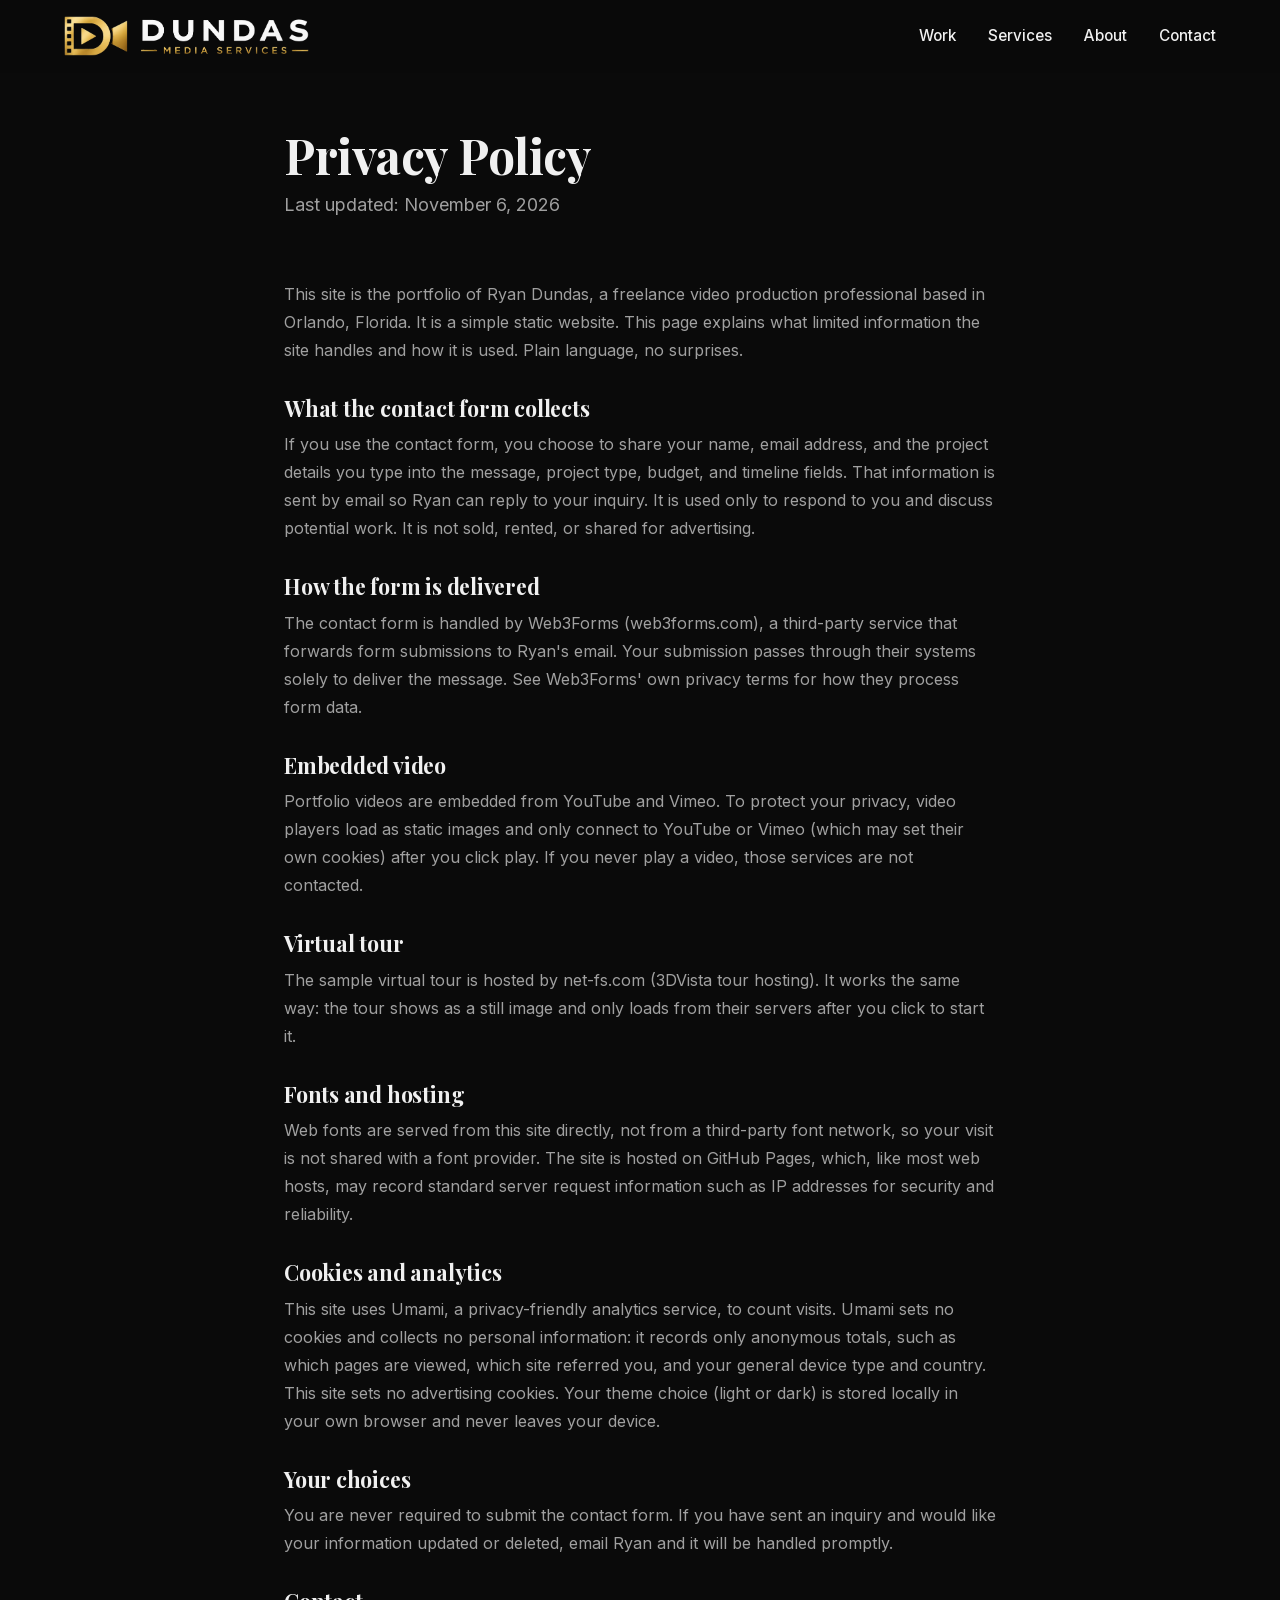
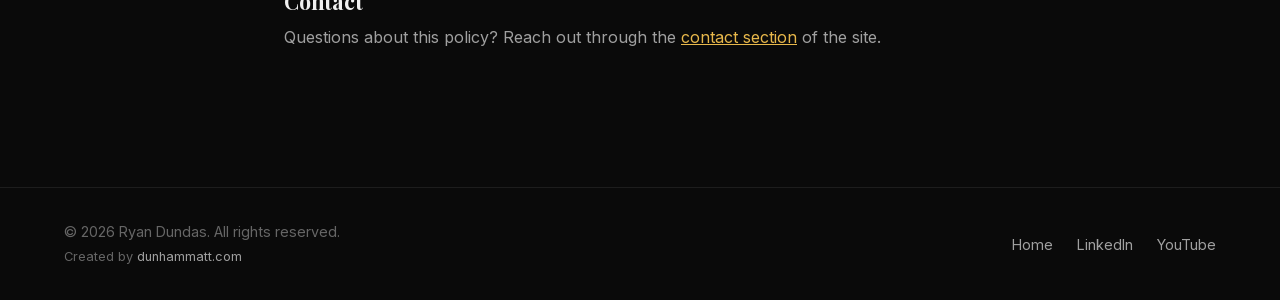
<file: privacy.html>
<!DOCTYPE html>
<html lang="en">
<head>
  <meta charset="UTF-8">
  <meta name="viewport" content="width=device-width, initial-scale=1.0">
  <title>Privacy Policy — Ryan Dundas</title>
  <meta name="description" content="Privacy policy for dundasmediaservices.com — what information the contact form collects and how it is used.">
  <link rel="canonical" href="https://dundasmediaservices.com/privacy.html">
  <meta name="robots" content="noindex, follow">
  <meta name="theme-color" content="#0a0a0a">
  <link rel="icon" href="favicon.svg" type="image/svg+xml">
  <link rel="icon" href="favicon.ico" sizes="32x32">
  <link rel="apple-touch-icon" href="apple-touch-icon.png">
  <link rel="stylesheet" href="fonts/fonts.css">
  <link rel="stylesheet" href="styles.css?v=8">
  <script>
    (function () {
      try { if (localStorage.getItem('theme') === 'light') document.documentElement.classList.add('light'); } catch (e) {}
    })();
  </script>
  <script defer src="https://cloud.umami.is/script.js" data-website-id="1447b752-0c71-4485-8755-7f628f8a9840" data-domains="dundasmediaservices.com"></script>
</head>
<body>
  <header class="nav" id="nav">
    <div class="nav-inner">
      <a href="index.html" class="brand-logo" aria-label="Dundas Media Services, home">
        <img class="logo-on-dark" src="images/logo-dms-dark.webp" width="735" height="120" alt="" decoding="async">
        <img class="logo-on-light" src="images/logo-dms-light.webp" width="735" height="120" alt="" decoding="async">
      </a>
      <nav class="nav-links" aria-label="Primary">
        <a href="index.html#featured">Work</a>
        <a href="index.html#services">Services</a>
        <a href="index.html#about">About</a>
        <a href="index.html#contact">Contact</a>
      </nav>
    </div>
  </header>

  <main id="main" class="section" style="padding-top: 8rem;">
    <div class="container" style="max-width: 760px;">
      <header class="section-header">
        <h2>Privacy Policy</h2>
        <p>Last updated: November 6, 2026</p>
      </header>

      <div class="legal-copy">
        <p>This site is the portfolio of Ryan Dundas, a freelance video production professional based in Orlando, Florida. It is a simple static website. This page explains what limited information the site handles and how it is used. Plain language, no surprises.</p>

        <h3>What the contact form collects</h3>
        <p>If you use the contact form, you choose to share your name, email address, and the project details you type into the message, project type, budget, and timeline fields. That information is sent by email so Ryan can reply to your inquiry. It is used only to respond to you and discuss potential work. It is not sold, rented, or shared for advertising.</p>

        <h3>How the form is delivered</h3>
        <p>The contact form is handled by Web3Forms (web3forms.com), a third-party service that forwards form submissions to Ryan's email. Your submission passes through their systems solely to deliver the message. See Web3Forms' own privacy terms for how they process form data.</p>

        <h3>Embedded video</h3>
        <p>Portfolio videos are embedded from YouTube and Vimeo. To protect your privacy, video players load as static images and only connect to YouTube or Vimeo (which may set their own cookies) after you click play. If you never play a video, those services are not contacted.</p>

        <h3>Virtual tour</h3>
        <p>The sample virtual tour is hosted by net-fs.com (3DVista tour hosting). It works the same way: the tour shows as a still image and only loads from their servers after you click to start it.</p>

        <h3>Fonts and hosting</h3>
        <p>Web fonts are served from this site directly, not from a third-party font network, so your visit is not shared with a font provider. The site is hosted on GitHub Pages, which, like most web hosts, may record standard server request information such as IP addresses for security and reliability.</p>

        <h3>Cookies and analytics</h3>
        <p>This site uses Umami, a privacy-friendly analytics service, to count visits. Umami sets no cookies and collects no personal information: it records only anonymous totals, such as which pages are viewed, which site referred you, and your general device type and country. This site sets no advertising cookies. Your theme choice (light or dark) is stored locally in your own browser and never leaves your device.</p>

        <h3>Your choices</h3>
        <p>You are never required to submit the contact form. If you have sent an inquiry and would like your information updated or deleted, email Ryan and it will be handled promptly.</p>

        <h3>Contact</h3>
        <p>Questions about this policy? Reach out through the <a href="index.html#contact">contact section</a> of the site.</p>
      </div>
    </div>
  </main>

  <footer class="footer">
    <div class="container footer-inner">
      <div class="footer-meta">
        <span>© 2026 Ryan Dundas. All rights reserved.</span>
        <span class="footer-credit">Created by <a href="https://dunhammatt.com/" target="_blank" rel="noopener">dunhammatt.com</a></span>
      </div>
      <nav class="footer-links" aria-label="Footer">
        <a href="index.html">Home</a>
        <a href="https://www.linkedin.com/in/ryan-dundas-media/" target="_blank" rel="noopener">LinkedIn</a>
        <a href="https://www.youtube.com/@DundasMediaServices" target="_blank" rel="noopener">YouTube</a>
      </nav>
    </div>
  </footer>
</body>
</html>
</file>
<file: fonts/fonts.css>
/* cyrillic-ext */
@font-face {
  font-family: 'Inter';
  font-style: normal;
  font-weight: 400;
  font-display: swap;
  src: url(UcC73FwrK3iLTeHuS_nVMrMxCp50SjIa2JL7W0Q5n-wU.woff2) format('woff2');
  unicode-range: U+0460-052F, U+1C80-1C8A, U+20B4, U+2DE0-2DFF, U+A640-A69F, U+FE2E-FE2F;
}
/* cyrillic */
@font-face {
  font-family: 'Inter';
  font-style: normal;
  font-weight: 400;
  font-display: swap;
  src: url(UcC73FwrK3iLTeHuS_nVMrMxCp50SjIa0ZL7W0Q5n-wU.woff2) format('woff2');
  unicode-range: U+0301, U+0400-045F, U+0490-0491, U+04B0-04B1, U+2116;
}
/* greek-ext */
@font-face {
  font-family: 'Inter';
  font-style: normal;
  font-weight: 400;
  font-display: swap;
  src: url(UcC73FwrK3iLTeHuS_nVMrMxCp50SjIa2ZL7W0Q5n-wU.woff2) format('woff2');
  unicode-range: U+1F00-1FFF;
}
/* greek */
@font-face {
  font-family: 'Inter';
  font-style: normal;
  font-weight: 400;
  font-display: swap;
  src: url(UcC73FwrK3iLTeHuS_nVMrMxCp50SjIa1pL7W0Q5n-wU.woff2) format('woff2');
  unicode-range: U+0370-0377, U+037A-037F, U+0384-038A, U+038C, U+038E-03A1, U+03A3-03FF;
}
/* vietnamese */
@font-face {
  font-family: 'Inter';
  font-style: normal;
  font-weight: 400;
  font-display: swap;
  src: url(UcC73FwrK3iLTeHuS_nVMrMxCp50SjIa2pL7W0Q5n-wU.woff2) format('woff2');
  unicode-range: U+0102-0103, U+0110-0111, U+0128-0129, U+0168-0169, U+01A0-01A1, U+01AF-01B0, U+0300-0301, U+0303-0304, U+0308-0309, U+0323, U+0329, U+1EA0-1EF9, U+20AB;
}
/* latin-ext */
@font-face {
  font-family: 'Inter';
  font-style: normal;
  font-weight: 400;
  font-display: swap;
  src: url(UcC73FwrK3iLTeHuS_nVMrMxCp50SjIa25L7W0Q5n-wU.woff2) format('woff2');
  unicode-range: U+0100-02BA, U+02BD-02C5, U+02C7-02CC, U+02CE-02D7, U+02DD-02FF, U+0304, U+0308, U+0329, U+1D00-1DBF, U+1E00-1E9F, U+1EF2-1EFF, U+2020, U+20A0-20AB, U+20AD-20C0, U+2113, U+2C60-2C7F, U+A720-A7FF;
}
/* latin */
@font-face {
  font-family: 'Inter';
  font-style: normal;
  font-weight: 400;
  font-display: swap;
  src: url(UcC73FwrK3iLTeHuS_nVMrMxCp50SjIa1ZL7W0Q5nw.woff2) format('woff2');
  unicode-range: U+0000-00FF, U+0131, U+0152-0153, U+02BB-02BC, U+02C6, U+02DA, U+02DC, U+0304, U+0308, U+0329, U+2000-206F, U+20AC, U+2122, U+2191, U+2193, U+2212, U+2215, U+FEFF, U+FFFD;
}
/* cyrillic-ext */
@font-face {
  font-family: 'Inter';
  font-style: normal;
  font-weight: 500;
  font-display: swap;
  src: url(UcC73FwrK3iLTeHuS_nVMrMxCp50SjIa2JL7W0Q5n-wU.woff2) format('woff2');
  unicode-range: U+0460-052F, U+1C80-1C8A, U+20B4, U+2DE0-2DFF, U+A640-A69F, U+FE2E-FE2F;
}
/* cyrillic */
@font-face {
  font-family: 'Inter';
  font-style: normal;
  font-weight: 500;
  font-display: swap;
  src: url(UcC73FwrK3iLTeHuS_nVMrMxCp50SjIa0ZL7W0Q5n-wU.woff2) format('woff2');
  unicode-range: U+0301, U+0400-045F, U+0490-0491, U+04B0-04B1, U+2116;
}
/* greek-ext */
@font-face {
  font-family: 'Inter';
  font-style: normal;
  font-weight: 500;
  font-display: swap;
  src: url(UcC73FwrK3iLTeHuS_nVMrMxCp50SjIa2ZL7W0Q5n-wU.woff2) format('woff2');
  unicode-range: U+1F00-1FFF;
}
/* greek */
@font-face {
  font-family: 'Inter';
  font-style: normal;
  font-weight: 500;
  font-display: swap;
  src: url(UcC73FwrK3iLTeHuS_nVMrMxCp50SjIa1pL7W0Q5n-wU.woff2) format('woff2');
  unicode-range: U+0370-0377, U+037A-037F, U+0384-038A, U+038C, U+038E-03A1, U+03A3-03FF;
}
/* vietnamese */
@font-face {
  font-family: 'Inter';
  font-style: normal;
  font-weight: 500;
  font-display: swap;
  src: url(UcC73FwrK3iLTeHuS_nVMrMxCp50SjIa2pL7W0Q5n-wU.woff2) format('woff2');
  unicode-range: U+0102-0103, U+0110-0111, U+0128-0129, U+0168-0169, U+01A0-01A1, U+01AF-01B0, U+0300-0301, U+0303-0304, U+0308-0309, U+0323, U+0329, U+1EA0-1EF9, U+20AB;
}
/* latin-ext */
@font-face {
  font-family: 'Inter';
  font-style: normal;
  font-weight: 500;
  font-display: swap;
  src: url(UcC73FwrK3iLTeHuS_nVMrMxCp50SjIa25L7W0Q5n-wU.woff2) format('woff2');
  unicode-range: U+0100-02BA, U+02BD-02C5, U+02C7-02CC, U+02CE-02D7, U+02DD-02FF, U+0304, U+0308, U+0329, U+1D00-1DBF, U+1E00-1E9F, U+1EF2-1EFF, U+2020, U+20A0-20AB, U+20AD-20C0, U+2113, U+2C60-2C7F, U+A720-A7FF;
}
/* latin */
@font-face {
  font-family: 'Inter';
  font-style: normal;
  font-weight: 500;
  font-display: swap;
  src: url(UcC73FwrK3iLTeHuS_nVMrMxCp50SjIa1ZL7W0Q5nw.woff2) format('woff2');
  unicode-range: U+0000-00FF, U+0131, U+0152-0153, U+02BB-02BC, U+02C6, U+02DA, U+02DC, U+0304, U+0308, U+0329, U+2000-206F, U+20AC, U+2122, U+2191, U+2193, U+2212, U+2215, U+FEFF, U+FFFD;
}
/* cyrillic-ext */
@font-face {
  font-family: 'Inter';
  font-style: normal;
  font-weight: 600;
  font-display: swap;
  src: url(UcC73FwrK3iLTeHuS_nVMrMxCp50SjIa2JL7W0Q5n-wU.woff2) format('woff2');
  unicode-range: U+0460-052F, U+1C80-1C8A, U+20B4, U+2DE0-2DFF, U+A640-A69F, U+FE2E-FE2F;
}
/* cyrillic */
@font-face {
  font-family: 'Inter';
  font-style: normal;
  font-weight: 600;
  font-display: swap;
  src: url(UcC73FwrK3iLTeHuS_nVMrMxCp50SjIa0ZL7W0Q5n-wU.woff2) format('woff2');
  unicode-range: U+0301, U+0400-045F, U+0490-0491, U+04B0-04B1, U+2116;
}
/* greek-ext */
@font-face {
  font-family: 'Inter';
  font-style: normal;
  font-weight: 600;
  font-display: swap;
  src: url(UcC73FwrK3iLTeHuS_nVMrMxCp50SjIa2ZL7W0Q5n-wU.woff2) format('woff2');
  unicode-range: U+1F00-1FFF;
}
/* greek */
@font-face {
  font-family: 'Inter';
  font-style: normal;
  font-weight: 600;
  font-display: swap;
  src: url(UcC73FwrK3iLTeHuS_nVMrMxCp50SjIa1pL7W0Q5n-wU.woff2) format('woff2');
  unicode-range: U+0370-0377, U+037A-037F, U+0384-038A, U+038C, U+038E-03A1, U+03A3-03FF;
}
/* vietnamese */
@font-face {
  font-family: 'Inter';
  font-style: normal;
  font-weight: 600;
  font-display: swap;
  src: url(UcC73FwrK3iLTeHuS_nVMrMxCp50SjIa2pL7W0Q5n-wU.woff2) format('woff2');
  unicode-range: U+0102-0103, U+0110-0111, U+0128-0129, U+0168-0169, U+01A0-01A1, U+01AF-01B0, U+0300-0301, U+0303-0304, U+0308-0309, U+0323, U+0329, U+1EA0-1EF9, U+20AB;
}
/* latin-ext */
@font-face {
  font-family: 'Inter';
  font-style: normal;
  font-weight: 600;
  font-display: swap;
  src: url(UcC73FwrK3iLTeHuS_nVMrMxCp50SjIa25L7W0Q5n-wU.woff2) format('woff2');
  unicode-range: U+0100-02BA, U+02BD-02C5, U+02C7-02CC, U+02CE-02D7, U+02DD-02FF, U+0304, U+0308, U+0329, U+1D00-1DBF, U+1E00-1E9F, U+1EF2-1EFF, U+2020, U+20A0-20AB, U+20AD-20C0, U+2113, U+2C60-2C7F, U+A720-A7FF;
}
/* latin */
@font-face {
  font-family: 'Inter';
  font-style: normal;
  font-weight: 600;
  font-display: swap;
  src: url(UcC73FwrK3iLTeHuS_nVMrMxCp50SjIa1ZL7W0Q5nw.woff2) format('woff2');
  unicode-range: U+0000-00FF, U+0131, U+0152-0153, U+02BB-02BC, U+02C6, U+02DA, U+02DC, U+0304, U+0308, U+0329, U+2000-206F, U+20AC, U+2122, U+2191, U+2193, U+2212, U+2215, U+FEFF, U+FFFD;
}
/* cyrillic */
@font-face {
  font-family: 'Playfair Display';
  font-style: normal;
  font-weight: 500;
  font-display: swap;
  src: url(nuFiD-vYSZviVYUb_rj3ij__anPXDTjYgEM86xRbPQ.woff2) format('woff2');
  unicode-range: U+0301, U+0400-045F, U+0490-0491, U+04B0-04B1, U+2116;
}
/* vietnamese */
@font-face {
  font-family: 'Playfair Display';
  font-style: normal;
  font-weight: 500;
  font-display: swap;
  src: url(nuFiD-vYSZviVYUb_rj3ij__anPXDTPYgEM86xRbPQ.woff2) format('woff2');
  unicode-range: U+0102-0103, U+0110-0111, U+0128-0129, U+0168-0169, U+01A0-01A1, U+01AF-01B0, U+0300-0301, U+0303-0304, U+0308-0309, U+0323, U+0329, U+1EA0-1EF9, U+20AB;
}
/* latin-ext */
@font-face {
  font-family: 'Playfair Display';
  font-style: normal;
  font-weight: 500;
  font-display: swap;
  src: url(nuFiD-vYSZviVYUb_rj3ij__anPXDTLYgEM86xRbPQ.woff2) format('woff2');
  unicode-range: U+0100-02BA, U+02BD-02C5, U+02C7-02CC, U+02CE-02D7, U+02DD-02FF, U+0304, U+0308, U+0329, U+1D00-1DBF, U+1E00-1E9F, U+1EF2-1EFF, U+2020, U+20A0-20AB, U+20AD-20C0, U+2113, U+2C60-2C7F, U+A720-A7FF;
}
/* latin */
@font-face {
  font-family: 'Playfair Display';
  font-style: normal;
  font-weight: 500;
  font-display: swap;
  src: url(nuFiD-vYSZviVYUb_rj3ij__anPXDTzYgEM86xQ.woff2) format('woff2');
  unicode-range: U+0000-00FF, U+0131, U+0152-0153, U+02BB-02BC, U+02C6, U+02DA, U+02DC, U+0304, U+0308, U+0329, U+2000-206F, U+20AC, U+2122, U+2191, U+2193, U+2212, U+2215, U+FEFF, U+FFFD;
}
/* cyrillic */
@font-face {
  font-family: 'Playfair Display';
  font-style: normal;
  font-weight: 700;
  font-display: swap;
  src: url(nuFiD-vYSZviVYUb_rj3ij__anPXDTjYgEM86xRbPQ.woff2) format('woff2');
  unicode-range: U+0301, U+0400-045F, U+0490-0491, U+04B0-04B1, U+2116;
}
/* vietnamese */
@font-face {
  font-family: 'Playfair Display';
  font-style: normal;
  font-weight: 700;
  font-display: swap;
  src: url(nuFiD-vYSZviVYUb_rj3ij__anPXDTPYgEM86xRbPQ.woff2) format('woff2');
  unicode-range: U+0102-0103, U+0110-0111, U+0128-0129, U+0168-0169, U+01A0-01A1, U+01AF-01B0, U+0300-0301, U+0303-0304, U+0308-0309, U+0323, U+0329, U+1EA0-1EF9, U+20AB;
}
/* latin-ext */
@font-face {
  font-family: 'Playfair Display';
  font-style: normal;
  font-weight: 700;
  font-display: swap;
  src: url(nuFiD-vYSZviVYUb_rj3ij__anPXDTLYgEM86xRbPQ.woff2) format('woff2');
  unicode-range: U+0100-02BA, U+02BD-02C5, U+02C7-02CC, U+02CE-02D7, U+02DD-02FF, U+0304, U+0308, U+0329, U+1D00-1DBF, U+1E00-1E9F, U+1EF2-1EFF, U+2020, U+20A0-20AB, U+20AD-20C0, U+2113, U+2C60-2C7F, U+A720-A7FF;
}
/* latin */
@font-face {
  font-family: 'Playfair Display';
  font-style: normal;
  font-weight: 700;
  font-display: swap;
  src: url(nuFiD-vYSZviVYUb_rj3ij__anPXDTzYgEM86xQ.woff2) format('woff2');
  unicode-range: U+0000-00FF, U+0131, U+0152-0153, U+02BB-02BC, U+02C6, U+02DA, U+02DC, U+0304, U+0308, U+0329, U+2000-206F, U+20AC, U+2122, U+2191, U+2193, U+2212, U+2215, U+FEFF, U+FFFD;
}
</file>
<file: styles.css>
/* ============================================================
   Ryan Dundas — Videographer Portfolio
   styles.css
   ============================================================ */

/* ---------- Color tokens & typography ---------- */
:root {
  --bg-primary: #0a0a0a;
  --bg-secondary: #111111;
  --bg-card: #1a1a1a;
  --text-primary: #f0f0f0;
  --text-secondary: #a0a0a0;
  --text-muted: #666666;
  --accent: #e8b84b;
  --accent-hover: #d4a43a;
  --accent-rgb: 232, 184, 75;
  --border: rgba(255, 255, 255, 0.08);
  --shadow: rgba(0, 0, 0, 0.6);
  --nav-bg: rgba(10, 10, 10, 0.92);

  --font-display: 'Playfair Display', Georgia, serif;
  --font-body: 'Inter', system-ui, -apple-system, BlinkMacSystemFont, sans-serif;

  --container-max: 1200px;
  --radius-sm: 4px;
  --radius-md: 8px;
  --radius-lg: 12px;
  --transition: 200ms ease;
}

html.light {
  --bg-primary: #fafaf8;
  --bg-secondary: #f0f0ec;
  --bg-card: #ffffff;
  --text-primary: #0f0f0f;
  --text-secondary: #444444;
  --text-muted: #888888;
  --accent: #c9960e;
  --accent-hover: #b5830c;
  --accent-rgb: 201, 150, 14;
  --border: rgba(0, 0, 0, 0.08);
  --shadow: rgba(0, 0, 0, 0.12);
  --nav-bg: rgba(250, 250, 248, 0.92);
}

/* ---------- Reset / base ---------- */
*, *::before, *::after { box-sizing: border-box; }
/* The hidden attribute must always win. Without this, rules like .contact-form { display: flex }
   override it, so the filled-in form stayed on screen above "Thanks!" after a successful send
   (found in the live Web3Forms test, 2026-11-10). */
[hidden] { display: none !important; }

html {
  scroll-behavior: smooth;
  /* Theme the root element (it carries the .light class). Body inherits from
     here instead of declaring its own var-based background/color, which avoids
     a Chromium invalidation quirk that left body stuck on the dark values. */
  background: var(--bg-primary);
  color: var(--text-primary);
}
:root { color-scheme: dark; }
html.light { color-scheme: light; }

/* During a theme switch, kill all transitions so every color/background that
   references a theme variable recomputes instantly instead of getting stuck
   (Chromium doesn't transition var() changes cleanly). Hovers keep their
   transitions the rest of the time. */
html.theme-switching *,
html.theme-switching *::before,
html.theme-switching *::after {
  transition: none !important;
}

body {
  margin: 0;
  font-family: var(--font-body);
  background: transparent;
  line-height: 1.6;
  -webkit-font-smoothing: antialiased;
  -moz-osx-font-smoothing: grayscale;
}

body.nav-open { overflow: hidden; }

img {
  max-width: 100%;
  height: auto;
  display: block;
  image-orientation: from-image;
}

h1, h2, h3, h4 {
  font-family: var(--font-display);
  font-weight: 700;
  line-height: 1.15;
  margin: 0 0 0.5em;
  letter-spacing: -0.01em;
}

p { margin: 0 0 1em; }

a {
  color: var(--accent);
  text-decoration: none;
  transition: color var(--transition);
}
a:hover { color: var(--accent-hover); }

button { font-family: inherit; cursor: pointer; }

/* Skip link */
.skip-link {
  position: absolute;
  left: -9999px;
  top: 0;
  background: var(--accent);
  color: #000;
  padding: 0.75rem 1rem;
  z-index: 1000;
  border-radius: 0 0 var(--radius-sm) 0;
}
.skip-link:focus { left: 0; }

/* Focus styles */
:focus-visible {
  outline: 2px solid var(--accent);
  outline-offset: 3px;
  border-radius: 3px;
}

.container {
  max-width: var(--container-max);
  margin: 0 auto;
  padding: 0 1.5rem;
}

.section {
  padding: 7.5rem 0;
}
@media (max-width: 768px) {
  .section { padding: 4.5rem 0; }
}

.section-header {
  margin-bottom: 3.75rem;
  max-width: 760px;
}
.section-header.center { margin-left: auto; margin-right: auto; text-align: center; }
.section-header h2 {
  font-size: clamp(2rem, 4vw, 3rem);
  margin-bottom: 0.5rem;
}
.section-header p {
  color: var(--text-secondary);
  font-size: 1.125rem;
  margin: 0;
}

/* ---------- Buttons ---------- */
.btn {
  display: inline-block;
  padding: 0.85rem 1.5rem;
  border-radius: var(--radius-sm);
  font-weight: 600;
  font-size: 0.95rem;
  letter-spacing: 0.02em;
  text-align: center;
  transition: all var(--transition);
  border: 1.5px solid transparent;
  cursor: pointer;
  line-height: 1.2;
}
.btn-primary {
  background: var(--accent);
  color: #000;
  border-color: var(--accent);
}
.btn-primary:hover {
  background: var(--accent-hover);
  border-color: var(--accent-hover);
  color: #000;
  transform: translateY(-1px);
}
.btn-outline {
  background: transparent;
  color: var(--text-primary);
  border-color: var(--border);
}
.btn-outline:hover {
  border-color: var(--accent);
  color: var(--accent);
}
.btn-block { display: block; width: 100%; }

/* ---------- Navigation ---------- */
.nav {
  position: fixed;
  inset: 0 0 auto 0;
  z-index: 100;
  background: var(--nav-bg);
  backdrop-filter: blur(12px);
  -webkit-backdrop-filter: blur(12px);
  border-bottom: 1px solid transparent;
  transition: border-color var(--transition);
}
.nav.scrolled { border-bottom-color: var(--border); }

.nav-inner {
  max-width: var(--container-max);
  margin: 0 auto;
  padding: 1rem 1.5rem;
  display: flex;
  align-items: center;
  justify-content: space-between;
  gap: 1.5rem;
}

/* Header logo (V4): Ryan's Dundas Media Services logo replaces the text wordmark.
   Two keyed files, one per theme (white vs near-black lettering). */
.brand-logo {
  display: inline-flex;
  align-items: center;
  flex-shrink: 0;
  line-height: 0;
  border-radius: var(--radius-sm);
}
.brand-logo img { height: 40px; width: auto; }
.brand-logo .logo-on-light { display: none; }
html.light .brand-logo .logo-on-dark { display: none; }
html.light .brand-logo .logo-on-light { display: block; }
@media (max-width: 768px) {
  .brand-logo img { height: 32px; }
}

.nav-links {
  display: flex;
  gap: 2rem;
  align-items: center;
  margin-left: auto;
}
.nav-links a {
  color: var(--text-primary);
  font-weight: 500;
  font-size: 0.95rem;
  position: relative;
  padding: 0.25rem 0;
}
.nav-links a::after {
  content: '';
  position: absolute;
  inset: auto 0 -4px 0;
  height: 2px;
  background: var(--accent);
  transform: scaleX(0);
  transform-origin: left;
  transition: transform var(--transition);
}
.nav-links a:hover::after,
.nav-links a.active::after { transform: scaleX(1); }

.nav-actions {
  display: flex;
  align-items: center;
  gap: 0.5rem;
}

.theme-toggle {
  background: transparent;
  border: 1px solid var(--border);
  border-radius: 50%;
  width: 40px;
  height: 40px;
  display: inline-flex;
  align-items: center;
  justify-content: center;
  color: var(--text-primary);
  transition: all var(--transition);
}
.theme-toggle:hover {
  border-color: var(--accent);
  color: var(--accent);
}
.icon-sun { display: block; }
.icon-moon { display: none; }
html.light .icon-sun { display: none; }
html.light .icon-moon { display: block; }

.hamburger {
  display: none;
  background: transparent;
  border: none;
  width: 40px;
  height: 40px;
  flex-direction: column;
  justify-content: center;
  align-items: center;
  gap: 5px;
  color: var(--text-primary);
}
.hamburger span {
  display: block;
  width: 22px;
  height: 2px;
  background: currentColor;
  transition: transform var(--transition), opacity var(--transition);
}
body.nav-open .hamburger span:nth-child(1) { transform: translateY(7px) rotate(45deg); }
body.nav-open .hamburger span:nth-child(2) { opacity: 0; }
body.nav-open .hamburger span:nth-child(3) { transform: translateY(-7px) rotate(-45deg); }

/* Mobile menu overlay */
.mobile-menu {
  position: fixed;
  inset: 0;
  background: var(--bg-primary);
  z-index: 90;
  display: flex;
  align-items: center;
  justify-content: center;
  transform: translateX(100%);
  transition: transform 300ms ease;
}
body.nav-open .mobile-menu { transform: translateX(0); }
.mobile-menu nav {
  display: flex;
  flex-direction: column;
  gap: 2rem;
  text-align: center;
}
.mobile-menu nav a {
  font-family: var(--font-display);
  font-size: 2rem;
  color: var(--text-primary);
}

/* ---------- Hero (full-bleed looping video) ---------- */
.hero {
  position: relative;
  min-height: 100vh;
  min-height: 100svh;
  display: flex;
  align-items: center;
  overflow: hidden;
  padding-top: 72px;
  background: #000;
}

.hero-video {
  position: absolute;
  inset: 0;
  overflow: hidden;
  z-index: 0;
}
/* Self-hosted video covers the hero cleanly, no chrome */
.hero-loop {
  position: absolute;
  inset: 0;
  width: 100%;
  height: 100%;
  object-fit: cover;
  pointer-events: none;
}

/* Legibility overlay over the video */
.hero-overlay {
  position: absolute;
  inset: 0;
  z-index: 1;
  background:
    linear-gradient(to right, rgba(0,0,0,0.82) 0%, rgba(0,0,0,0.55) 45%, rgba(0,0,0,0.25) 100%),
    linear-gradient(to top, rgba(0,0,0,0.7) 0%, transparent 40%);
  pointer-events: none;
}

.hero-content {
  position: relative;
  z-index: 2;
  display: flex;
  flex-direction: column;
  justify-content: center;
  max-width: var(--container-max);
  width: 100%;
  margin: 0 auto;
  padding: 2rem 1.5rem;
}
.hero-eyebrow {
  color: var(--accent);
  text-transform: uppercase;
  letter-spacing: 0.18em;
  font-size: 0.8rem;
  font-weight: 600;
  margin-bottom: 1rem;
}
.hero-content h1 {
  color: #fff;
  font-size: clamp(2.5rem, 6vw, 4.75rem);
  margin-bottom: 1.25rem;
  letter-spacing: -0.02em;
  max-width: 15ch;
  text-shadow: 0 2px 24px rgba(0,0,0,0.4);
}
.hero-sub {
  font-size: 1.2rem;
  color: rgba(255,255,255,0.86);
  margin-bottom: 2rem;
  max-width: 620px;
  text-shadow: 0 1px 12px rgba(0,0,0,0.4);
}
.hero-cta {
  display: flex;
  gap: 1rem;
  flex-wrap: wrap;
}
.hero-cta .btn-outline {
  color: #fff;
  border-color: rgba(255,255,255,0.4);
}
.hero-cta .btn-outline:hover {
  color: var(--accent);
  border-color: var(--accent);
}

.scroll-indicator {
  position: absolute;
  bottom: 2rem;
  left: 50%;
  transform: translateX(-50%);
  z-index: 2;
  color: rgba(255,255,255,0.7);
  animation: bounce 2.4s ease-in-out infinite;
  padding: 0.5rem;
  border-radius: 50%;
}
@keyframes bounce {
  0%, 100% { transform: translate(-50%, 0); }
  50%      { transform: translate(-50%, 8px); }
}

@media (max-width: 768px) {
  .hero-content { padding: 2rem 1.5rem 5rem; }
  .scroll-indicator { display: none; }
}

/* Hero intro (V4, Ryan's request): the reel plays clean for 10 seconds, then the
   legibility overlay, copy, buttons, and scroll cue fade in. Pure CSS, so it runs
   with or without JS. Keyboard users who tab into the hero get it immediately
   (:focus-within), and reduced-motion visitors (whose reel is paused) see it at once. */
.hero-overlay {
  animation: heroFade 1.4s ease 9.6s both;
}
.hero-content > * {
  animation: heroRise 1.1s cubic-bezier(0.22, 0.72, 0.24, 1) 10s both;
}
.hero-content > :nth-child(2) { animation-delay: 10.15s; }
.hero-content > :nth-child(3) { animation-delay: 10.3s; }
.hero-content > :nth-child(4) { animation-delay: 10.45s; }
.scroll-indicator {
  animation: heroFade 1s ease 11s both, bounce 2.4s ease-in-out 12s infinite;
}
.hero:focus-within .hero-overlay,
.hero:focus-within .hero-content > * { animation-delay: 0s; }
.hero:focus-within .scroll-indicator { animation-delay: 0s, 1s; }
@keyframes heroFade {
  from { opacity: 0; }
  to   { opacity: 1; }
}
@keyframes heroRise {
  from { opacity: 0; transform: translateY(14px); }
  to   { opacity: 1; transform: none; }
}

/* ---------- Featured reel ---------- */
/* Chapter alternation (see the Services note for the full V5 order). */
.reel { background: var(--bg-secondary); }
.about { background: var(--bg-secondary); }
.reel-frame {
  max-width: 960px;
  margin: 0 auto;
  border-radius: var(--radius-md);
  overflow: hidden;
  border: 1px solid var(--border);
  box-shadow: 0 20px 60px var(--shadow);
}
.reel-frame lite-youtube {
  width: 100%;
  /* lite-youtube ships a default max-width:720px, which left-pins the player
     inside the 960px frame (looks off-center). Let it fill the frame. */
  max-width: 100%;
  aspect-ratio: 16 / 9;
  border-radius: 0;
}

/* ---------- Network logos (Drone Reel: aired on HGTV / Lifetime / DIY) ---------- */
.network-logos {
  list-style: none;
  margin: 0 auto 1.5rem;
  padding: 0;
  display: flex;
  flex-wrap: wrap;
  align-items: center;
  justify-content: center;
  gap: 1.75rem 2.75rem;
}
.network-logos img {
  height: 34px;
  width: auto;
  max-width: 130px;
  object-fit: contain;
  opacity: 0.85;
  /* Logos are white PNGs (built for dark bg); flip to dark in light theme. */
}
html.light .network-logos img { filter: invert(1); opacity: 0.7; }
@media (max-width: 600px) {
  .network-logos { gap: 1.25rem 1.75rem; }
  .network-logos img { height: 28px; max-width: 104px; }
}

/* ---------- Trust strip (past clients + past employers) ---------- */
.trust {
  padding: 2.75rem 0;
  border-bottom: 1px solid var(--border);
  background: var(--bg-secondary);
}
.trust-tv {
  text-align: center;
  margin: 0 0 1.75rem;
  display: flex;
  flex-direction: column;
  align-items: center;
  gap: 0.6rem;
}
.trust-eyebrow {
  color: var(--text-muted);
  text-transform: uppercase;
  letter-spacing: 0.18em;
  font-size: 0.8rem;
  font-weight: 600;
}
.trust-employers { margin-top: 2.5rem; }

.logo-bar {
  list-style: none;
  margin: 0;
  padding: 0;
  display: flex;
  flex-wrap: wrap;
  align-items: center;
  justify-content: center;
  gap: 1.5rem 2.75rem;
}
.logo-bar li {
  display: flex;
  align-items: center;
}
/* Client logos come from many sources (some color, some white-only). Render them
   all as one monochrome tone so the strip reads as a single, intentional set:
   white silhouettes on the dark strip, black silhouettes in light theme. */
.logo-bar img {
  height: 30px;
  width: auto;
  max-width: 148px;
  object-fit: contain;
  filter: brightness(0) invert(1);
  opacity: 0.62;
  transition: opacity var(--transition);
}
.logo-bar img:hover { opacity: 1; }
html.light .logo-bar img { filter: brightness(0); opacity: 0.55; }
html.light .logo-bar img:hover { opacity: 0.9; }
/* Stacked or near-square marks (Keke's, AL Media, True Entertainment) read too
   small at the strip's 30px height, so they get more. */
.logo-bar img.logo-stacked { height: 48px; }
@media (max-width: 600px) {
  .logo-bar { gap: 1.15rem 1.75rem; }
  .logo-bar img { height: 24px; max-width: 116px; }
  .logo-bar img.logo-stacked { height: 38px; }
}

/* ---------- Featured work (alternating case-study rows) ---------- */
.featured-list {
  display: flex;
  flex-direction: column;
  gap: 3.5rem;
}
.featured-item {
  display: grid;
  grid-template-columns: 1.35fr 1fr;
  gap: 2.5rem;
  align-items: center;
}
.featured-item:nth-child(even) .featured-video { order: 2; }
/* V5 fix: flip the column widths too, so the video on an even (mirrored) row gets the
   same wide 1.35fr column as the others. Before this, Keke's sat in the 1fr column and
   played ~470px wide vs ~640px for the other two. */
.featured-item:nth-child(even) { grid-template-columns: 1fr 1.35fr; }
.featured-video {
  border-radius: var(--radius-md);
  overflow: hidden;
  border: 1px solid var(--border);
  box-shadow: 0 16px 44px var(--shadow);
}
.featured-video lite-youtube {
  width: 100%;
  aspect-ratio: 16 / 9;
  border-radius: 0;
}
.featured-info .badge { margin-bottom: 0.9rem; }
.featured-info h3 {
  font-size: clamp(1.6rem, 3vw, 2.1rem);
  margin: 0 0 0.75rem;
}
.featured-info > p {
  color: var(--text-secondary);
  font-size: 1.05rem;
  margin: 0 0 1.25rem;
}
.featured-tags {
  list-style: none;
  padding: 0;
  margin: 0;
  display: flex;
  flex-wrap: wrap;
  gap: 0.5rem 0.6rem;
}
.featured-tags li {
  font-size: 0.8rem;
  color: var(--text-muted);
  padding: 0.3rem 0.7rem;
  border: 1px solid var(--border);
  border-radius: 999px;
}
@media (max-width: 820px) {
  .featured-item,
  .featured-item:nth-child(even) { grid-template-columns: 1fr; gap: 1.5rem; }
  .featured-item:nth-child(even) .featured-video { order: 0; }
}

/* ---------- On-set photo grid ---------- */
/* V5: On Set sits on the dark ground (between What I Do and Reality TV). */
.onset-grid {
  display: grid;
  grid-template-columns: repeat(4, 1fr);
  gap: 1.25rem;
}
.onset-item {
  margin: 0;
  border-radius: var(--radius-md);
  overflow: hidden;
  border: 1px solid var(--border);
  aspect-ratio: 4 / 3;
}
.onset-item.tall { aspect-ratio: 3 / 4; grid-row: span 1; }
.onset-item img {
  width: 100%;
  height: 100%;
  object-fit: cover;
  transition: transform 400ms ease;
}
.onset-item:hover img { transform: scale(1.04); }
.onset-item.pos-top img { object-position: center top; }
@media (max-width: 900px) { .onset-grid { grid-template-columns: repeat(2, 1fr); } }
@media (max-width: 480px) { .onset-grid { grid-template-columns: 1fr; } }

/* ---------- Reality TV (10+ years, post + camera dept) ---------- */
.rtv { background: var(--bg-secondary); }
.rtv-grid {
  display: grid;
  grid-template-columns: 1fr 1.15fr;
  gap: 3.5rem;
  align-items: center;
}
.rtv-copy .badge { margin-bottom: 0.9rem; }
.rtv-copy h2 {
  font-size: clamp(2rem, 4vw, 3rem);
  margin: 0 0 1rem;
}
.rtv-copy > p {
  color: var(--text-secondary);
  font-size: 1.125rem;
  margin: 0 0 1.25rem;
}
.rtv-photos {
  display: grid;
  grid-template-columns: repeat(2, 1fr);
  gap: 1rem;
}
.rtv-photo {
  margin: 0;
  aspect-ratio: 4 / 3;
  border-radius: var(--radius-md);
  overflow: hidden;
  border: 1px solid var(--border);
}
.rtv-photo img {
  width: 100%;
  height: 100%;
  object-fit: cover;
}
@media (max-width: 900px) {
  .rtv-grid { grid-template-columns: 1fr; gap: 2rem; }
}

/* ---------- Filter tabs ---------- */
.filter-tabs {
  display: flex;
  gap: 0.5rem;
  margin-bottom: 2rem;
  flex-wrap: wrap;
  border-bottom: 1px solid var(--border);
  padding-bottom: 0;
}
.filter-tab {
  background: transparent;
  border: none;
  color: var(--text-secondary);
  font-size: 0.95rem;
  font-weight: 500;
  padding: 0.75rem 1rem;
  position: relative;
  transition: color var(--transition);
}
.filter-tab:hover { color: var(--text-primary); }
.filter-tab.active { color: var(--accent); }
.filter-tab.active::after {
  content: '';
  position: absolute;
  inset: auto 0 -1px 0;
  height: 2px;
  background: var(--accent);
}

/* ---------- Video grid ---------- */
.video-grid {
  display: grid;
  grid-template-columns: repeat(3, 1fr);
  gap: 1.75rem;
  /* Top-align so a tall vertical Short never stretches the 16:9 cards in its row. */
  align-items: start;
}
@media (max-width: 1024px) { .video-grid { grid-template-columns: repeat(2, 1fr); } }
@media (max-width: 600px)  { .video-grid { grid-template-columns: 1fr; } }

.video-card {
  background: var(--bg-card);
  border: 1px solid var(--border);
  border-radius: var(--radius-md);
  overflow: hidden;
  transition: transform var(--transition), box-shadow var(--transition), border-color var(--transition);
  display: flex;
  flex-direction: column;
}
.video-card:hover {
  transform: translateY(-2px) scale(1.005);
  box-shadow: 0 12px 32px var(--shadow);
  border-color: rgba(var(--accent-rgb), 0.3);
}
.video-card.hidden { display: none; }

/* ---------- Legal / long-form copy (privacy page) ---------- */
.legal-copy h3 { font-family: var(--font-display); font-size: 1.35rem; margin: 2rem 0 0.6rem; }
.legal-copy p { color: var(--text-secondary); line-height: 1.75; margin: 0 0 1rem; }
.legal-copy a { color: var(--accent); text-decoration: underline; }

/* Show-more: default "All" view shows the first 9 tiles; the rest (incl. the
   tall vertical Shorts rows) stay tucked until "Show all work" is clicked. */
.video-grid.collapsed .video-card:nth-child(n+10) { display: none; }
.work-more { text-align: center; margin-top: 2.5rem; }
.work-more .btn { min-width: 200px; }

.video-card lite-youtube {
  width: 100%;
  aspect-ratio: 16 / 9;
  border-radius: 0;
}

.video-meta {
  padding: 1.25rem;
  display: flex;
  flex-direction: column;
  gap: 0.5rem;
}
.video-meta h3 {
  font-family: var(--font-body);
  font-size: 1.05rem;
  font-weight: 600;
  margin: 0;
  letter-spacing: 0;
}
.video-meta p {
  color: var(--text-secondary);
  font-size: 0.9rem;
  margin: 0;
}
.badge {
  display: inline-block;
  align-self: flex-start;
  background: rgba(var(--accent-rgb), 0.12);
  color: var(--accent);
  font-size: 0.7rem;
  font-weight: 600;
  text-transform: uppercase;
  letter-spacing: 0.08em;
  padding: 0.25rem 0.6rem;
  border-radius: 999px;
}

/* ---------- Services ---------- */
/* Section grounds alternate dark / secondary down the page so the long scroll
   reads as distinct chapters. V5 order (2026-11-09):
   trust S > featured D > reel S > work D > services S > on set D > reality TV S >
   AI video D > virtual tours S > process + start-a-project + FAQ D > about S > contact D. */
.services { background: var(--bg-secondary); }
.virtual-tour { background: var(--bg-secondary); }
/* V5: the Discovery / Production / Delivery strip moved into Start-a-project, above the CTA. */
.next-step .process { margin-bottom: 0.5rem; }
/* V5: crew roles are now the last block in What I Do, so drop the gap that used to sit above the process strip. */
.services .crew-roles { margin-bottom: 0; }

/* Crew roles: book Ryan for one position on a production. */
.crew-roles {
  text-align: center;
  max-width: 860px;
  margin: 0 auto 5rem;
}
.crew-roles h3 {
  font-size: clamp(1.5rem, 3vw, 2rem);
  margin: 0 0 0.5rem;
}
.crew-roles > p {
  color: var(--text-secondary);
  margin: 0 0 1.5rem;
}
.crew-role-list {
  list-style: none;
  padding: 0;
  margin: 0;
  display: flex;
  flex-wrap: wrap;
  justify-content: center;
  gap: 0.6rem 0.7rem;
}
.crew-role-list li {
  font-size: 0.95rem;
  font-weight: 500;
  color: var(--text-primary);
  padding: 0.5rem 1rem;
  border: 1px solid rgba(var(--accent-rgb), 0.35);
  border-radius: 999px;
  background: rgba(var(--accent-rgb), 0.06);
}

.service-grid {
  display: grid;
  grid-template-columns: repeat(3, 1fr);
  gap: 1.75rem;
  margin-bottom: 5rem;
}
@media (max-width: 900px) { .service-grid { grid-template-columns: 1fr; } }

.service-card {
  background: var(--bg-card);
  border: 1px solid var(--border);
  border-radius: var(--radius-md);
  padding: 2rem;
  display: flex;
  flex-direction: column;
  transition: border-color var(--transition), transform var(--transition);
}
.service-card:hover {
  border-color: rgba(var(--accent-rgb), 0.3);
  transform: translateY(-2px);
}
.service-icon {
  color: var(--accent);
  margin-bottom: 1.25rem;
  width: 48px;
  height: 48px;
  display: inline-flex;
  align-items: center;
  justify-content: center;
  background: rgba(var(--accent-rgb), 0.1);
  border-radius: var(--radius-md);
}
.service-card h3 {
  font-size: 1.5rem;
  margin-bottom: 0.5rem;
}
.service-card .tagline {
  color: var(--accent);
  font-weight: 500;
  font-style: italic;
  margin-bottom: 0.75rem;
  font-size: 0.95rem;
}
.service-card > p {
  color: var(--text-secondary);
  font-size: 0.95rem;
}
.deliverables {
  list-style: none;
  padding: 0;
  margin: 1rem 0 0;
  display: flex;
  flex-wrap: wrap;
  gap: 0.5rem 0.75rem;
}
.deliverables li {
  font-size: 0.85rem;
  color: var(--text-muted);
  padding: 0.25rem 0.6rem;
  border: 1px solid var(--border);
  border-radius: var(--radius-sm);
}

/* Process */
.process {
  display: grid;
  grid-template-columns: repeat(3, 1fr);
  gap: 2.5rem;
  padding: 3rem 0;
  border-top: 1px solid var(--border);
  border-bottom: 1px solid var(--border);
  margin-bottom: 3.5rem;
}
@media (max-width: 768px) { .process { grid-template-columns: 1fr; gap: 1.5rem; } }

.process-step h4 {
  font-family: var(--font-body);
  font-size: 1.1rem;
  margin: 0.25rem 0 0.4rem;
}
.process-step p {
  color: var(--text-secondary);
  font-size: 0.95rem;
  margin: 0;
}
.step-num {
  font-family: var(--font-display);
  font-size: 1.5rem;
  color: var(--accent);
  font-weight: 500;
}

.services-cta {
  text-align: center;
  padding: 2rem 0 4rem;
}
.services-cta p {
  font-family: var(--font-display);
  font-size: 1.5rem;
  margin-bottom: 1.25rem;
}

/* FAQ */
.faq { max-width: 800px; margin: 0 auto; }
.faq-heading {
  font-size: 1.75rem;
  text-align: center;
  margin-bottom: 1.5rem;
}
.faq-item {
  border-bottom: 1px solid var(--border);
}
.faq-q {
  background: transparent;
  border: none;
  color: var(--text-primary);
  width: 100%;
  text-align: left;
  padding: 1.25rem 0;
  font-size: 1.05rem;
  font-weight: 500;
  display: flex;
  justify-content: space-between;
  align-items: center;
  gap: 1rem;
}
.faq-q .faq-chev { transition: transform 300ms ease; flex-shrink: 0; color: var(--accent); }
.faq-q[aria-expanded="true"] .faq-chev { transform: rotate(180deg); }
.faq-a {
  max-height: 0;
  overflow: hidden;
  transition: max-height 300ms ease;
}
.faq-a.open { max-height: 500px; }
.faq-a p {
  color: var(--text-secondary);
  padding: 0 0 1.25rem;
  margin: 0;
}

/* ---------- About ---------- */
.about-grid {
  display: grid;
  grid-template-columns: 5fr 7fr;
  gap: 4rem;
  align-items: center;
}
@media (max-width: 768px) {
  .about-grid { grid-template-columns: 1fr; gap: 2rem; }
  .about-photo { order: 2; max-width: 400px; margin: 0 auto; }
  .about-text  { order: 1; }
}

.about-photo img {
  width: 100%;
  border-radius: var(--radius-md);
  box-shadow: 0 12px 40px var(--shadow);
}
.about-text h2 {
  font-size: clamp(2rem, 4vw, 2.75rem);
  margin-bottom: 1rem;
}
.about-text p {
  color: var(--text-secondary);
  font-size: 1.05rem;
}
.stats {
  display: grid;
  grid-template-columns: repeat(3, 1fr);
  gap: 1rem;
  margin: 2rem 0;
  padding: 1.5rem 0;
  border-top: 1px solid var(--border);
  border-bottom: 1px solid var(--border);
}
.stat { display: flex; flex-direction: column; }
.stat-num {
  font-family: var(--font-display);
  font-size: 1.75rem;
  color: var(--accent);
  font-weight: 700;
  line-height: 1;
}
.stat-label {
  color: var(--text-muted);
  font-size: 0.85rem;
  margin-top: 0.25rem;
}
.about-socials {
  display: flex;
  gap: 0.75rem;
  flex-wrap: wrap;
}

/* ---------- Virtual Tours (V4) ---------- */
.virtual-tour .section-header p + p { margin-top: 1rem; }
.tour-embed { max-width: 960px; margin: 0 auto; }
.tour-frame {
  position: relative;
  aspect-ratio: 16 / 9;
  border-radius: var(--radius-md);
  overflow: hidden;
  border: 1px solid var(--border);
  box-shadow: 0 20px 60px var(--shadow);
  background: #000;
}
.tour-frame iframe {
  position: absolute;
  inset: 0;
  width: 100%;
  height: 100%;
  border: 0;
}
.tour-start {
  position: absolute;
  inset: 0;
  display: block;
  color: #fff;
}
.tour-start img {
  width: 100%;
  height: 100%;
  object-fit: cover;
  transition: transform 0.6s ease;
}
.tour-start::after {
  content: '';
  position: absolute;
  inset: 0;
  background: linear-gradient(to top, rgba(0,0,0,0.55), transparent 45%);
  pointer-events: none;
}
.tour-start-label {
  position: absolute;
  left: 50%;
  bottom: 1.5rem;
  transform: translateX(-50%);
  z-index: 1;
  display: inline-flex;
  align-items: center;
  gap: 0.5rem;
  padding: 0.85rem 1.5rem;
  border-radius: 999px;
  background: var(--accent);
  color: #0a0a0a;
  font-weight: 600;
  white-space: nowrap;
  box-shadow: 0 8px 24px rgba(0,0,0,0.35);
  transition: background var(--transition), transform var(--transition);
}
.tour-start:hover img { transform: scale(1.03); }
.tour-start:hover .tour-start-label,
.tour-start:focus-visible .tour-start-label {
  background: var(--accent-hover);
  transform: translateX(-50%) translateY(-2px);
}
.tour-start:focus-visible { outline: 3px solid var(--accent); outline-offset: -3px; }
.tour-embed figcaption {
  margin-top: 0.9rem;
  text-align: center;
  color: var(--text-secondary);
  font-size: 0.95rem;
}
.tour-explainer {
  margin: 4rem auto 0;
  text-align: center;
}
.tour-explainer h3 {
  font-family: var(--font-display);
  font-size: clamp(1.5rem, 3vw, 2rem);
  margin-bottom: 0.5rem;
}
.tour-explainer p {
  color: var(--text-secondary);
  margin: 0 auto 1.75rem;
  max-width: 620px;
}
.tour-explainer-frame {
  /* V5: same width as a Featured Work video (that grid: 1.35fr | 2.5rem gap | 1fr),
     so it reads smaller than the 960px tour above. Full width where Featured stacks. */
  width: calc((100% - 2.5rem) * 1.35 / 2.35);
  margin: 0 auto;
  border-radius: var(--radius-md);
  overflow: hidden;
  border: 1px solid var(--border);
  box-shadow: 0 20px 60px var(--shadow);
}
.tour-explainer-frame lite-youtube {
  width: 100%;
  max-width: 100%; /* lite-youtube defaults to 720px; fill the frame */
  aspect-ratio: 16 / 9;
}
@media (max-width: 820px) {
  .tour-explainer-frame { width: 100%; }
}
@media (max-width: 600px) {
  /* Taller window on phones so the tour is easier to drag around in. */
  .tour-frame { aspect-ratio: 4 / 3; }
  .tour-start-label { bottom: 1rem; padding: 0.75rem 1.25rem; }
  .tour-explainer { margin-top: 3rem; }
}

/* ---------- Contact ---------- */
.contact {
  background: #0a0a0a;
  color: #f0f0f0;
  position: relative;
}
.contact::before {
  content: '';
  position: absolute;
  inset: 0;
  background:
    radial-gradient(ellipse at top, rgba(var(--accent-rgb), 0.06), transparent 60%),
    radial-gradient(ellipse at bottom, rgba(var(--accent-rgb), 0.03), transparent 60%);
  pointer-events: none;
}
.contact-inner { position: relative; max-width: 720px; }

/* Animated logo above the contact heading (V4). The clip's own dark backdrop is
   feathered into the section with a radial mask, so no box edge shows. */
.contact-logo {
  max-width: 520px;
  margin: -1rem auto 1.5rem;
  -webkit-mask-image: radial-gradient(closest-side, #000 72%, transparent 100%);
          mask-image: radial-gradient(closest-side, #000 72%, transparent 100%);
}
.contact-logo-video {
  display: block;
  width: 100%;
  height: auto;
  aspect-ratio: 16 / 9;
  object-fit: cover;
}
.contact .section-header h2 { color: #f0f0f0; }
.contact .section-header p { color: #a0a0a0; }

.contact-form {
  display: flex;
  flex-direction: column;
  gap: 1.25rem;
  margin-bottom: 2.5rem;
}
.form-row {
  display: grid;
  grid-template-columns: 1fr 1fr;
  gap: 1.25rem;
}
@media (max-width: 600px) { .form-row { grid-template-columns: 1fr; } }
.form-field { display: flex; flex-direction: column; gap: 0.4rem; }
.form-field label {
  font-size: 0.85rem;
  font-weight: 500;
  color: #a0a0a0;
  text-transform: uppercase;
  letter-spacing: 0.05em;
}
.form-field input,
.form-field select,
.form-field textarea {
  background: rgba(255, 255, 255, 0.04);
  border: 1px solid rgba(255, 255, 255, 0.1);
  border-radius: var(--radius-sm);
  padding: 0.85rem 1rem;
  color: #f0f0f0;
  font-family: inherit;
  font-size: 1rem;
  transition: border-color var(--transition), background-color var(--transition);
  width: 100%;
}
.form-field textarea { resize: vertical; min-height: 120px; }
.form-field input:focus,
.form-field select:focus,
.form-field textarea:focus {
  outline: none;
  border-color: var(--accent);
  background: rgba(255, 255, 255, 0.06);
}
.form-field select option { background: #1a1a1a; color: #f0f0f0; }

.contact-success {
  background: rgba(var(--accent-rgb), 0.1);
  border: 1px solid rgba(var(--accent-rgb), 0.3);
  border-radius: var(--radius-md);
  padding: 2rem;
  text-align: center;
  margin-bottom: 2.5rem;
}
.contact-success h3 {
  color: var(--accent);
  font-size: 1.5rem;
  margin: 0 0 0.5rem;
}
.contact-success p { color: #a0a0a0; margin: 0; }

/* Inline send-failure message (Web3Forms switch, 2026-11-06). The contact section
   is always dark, so these colors are fixed rather than theme tokens. */
.form-error {
  margin: 1rem 0 0;
  padding: 0.9rem 1rem;
  border: 1px solid rgba(240, 128, 96, 0.5);
  border-radius: var(--radius-md);
  background: rgba(240, 128, 96, 0.1);
  color: #f0f0f0;
  font-size: 0.95rem;
  line-height: 1.55;
}
.form-error a { color: #e8b84b; text-decoration: underline; overflow-wrap: anywhere; }

.contact-details {
  display: flex;
  justify-content: center;
  gap: 2rem;
  flex-wrap: wrap;
  padding-top: 2rem;
  border-top: 1px solid rgba(255, 255, 255, 0.08);
  color: #a0a0a0;
  font-size: 0.95rem;
}
.contact-detail {
  display: inline-flex;
  align-items: center;
  gap: 0.5rem;
}
.contact-detail svg { color: var(--accent); }

/* ---------- Footer ---------- */
.footer {
  padding: 2rem 0;
  border-top: 1px solid var(--border);
  background: var(--bg-primary);
}
.footer-inner {
  display: flex;
  justify-content: space-between;
  align-items: center;
  flex-wrap: wrap;
  gap: 1rem;
  color: var(--text-muted);
  font-size: 0.9rem;
}
.footer-links {
  display: flex;
  gap: 1.5rem;
}
.footer-links a { color: var(--text-secondary); }
.footer-links a:hover { color: var(--accent); }
/* designer credit (2026-09-22): brand-name anchor only; noopener without noreferrer keeps the referral visible in analytics */
.footer-meta { display: flex; flex-direction: column; gap: 0.25rem; }
.footer-credit { font-size: 0.8rem; }
.footer-credit a { color: var(--text-secondary); }
.footer-credit a:hover { color: var(--accent); }

/* ---------- Mobile nav ---------- */
@media (max-width: 768px) {
  .nav-links { display: none; }
  .hamburger { display: inline-flex; }
}

/* ---------- Vertical YouTube Shorts (Social Ads + BTS short) ---------- */
/* Shorts are 9:16. Fill the full card width so the vertical player has no dark
   flanking bars; the card just becomes a taller vertical card.
   ⚠ Never name a class "ad-card" (or any ".ad-*"): EasyList, the filter list behind
   most ad blockers, hides ".ad-card" on every site, which made the whole Social Ads
   category vanish for visitors with a blocker (Ryan's V4 report, 2026-11-06).
   Use background-color, not the background shorthand: the shorthand resets the
   lite-youtube poster's size/position and tiles the thumbnail. The poster is the
   maxresdefault set inline in the HTML (sharper than hqdefault once center-cropped). */
.short-card lite-youtube {
  aspect-ratio: 9 / 16;
  width: 100%;
  background-color: #000;
}

/* ---------- About gallery ---------- */
.about-gallery {
  display: grid;
  grid-template-columns: repeat(3, 1fr);
  gap: 1.25rem;
  margin-top: 4.5rem;
}
.about-gallery figure {
  margin: 0;
  border-radius: var(--radius-md);
  overflow: hidden;
  border: 1px solid var(--border);
  aspect-ratio: 4 / 3;
}
.about-gallery img {
  width: 100%;
  height: 100%;
  object-fit: cover;
  transition: transform 400ms ease;
}
.about-gallery figure:hover img { transform: scale(1.04); }
@media (max-width: 768px) { .about-gallery { grid-template-columns: repeat(2, 1fr); } }
@media (max-width: 420px) { .about-gallery { grid-template-columns: 1fr; } }

/* ---------- Scroll reveal (JS-gated, no-flash, hover-safe) ---------- */
/* Pre-hide only when JS is present and not yet revealed (.rvd = done, exempt
   so hover transforms work again). Without JS, nothing matches → all visible. */
.has-reveal .trust-tv:not(.rvd),
.has-reveal .logo-bar:not(.rvd),
.has-reveal .featured-item:not(.rvd),
.has-reveal .section-header:not(.rvd),
.has-reveal .reel-frame:not(.rvd),
.has-reveal .video-card:not(.rvd),
.has-reveal .onset-item:not(.rvd),
.has-reveal .rtv-copy:not(.rvd),
.has-reveal .rtv-photo:not(.rvd),
.has-reveal .crew-roles:not(.rvd),
.has-reveal .service-card:not(.rvd),
.has-reveal .process-step:not(.rvd),
.has-reveal .about-photo:not(.rvd),
.has-reveal .about-text:not(.rvd),
.has-reveal .about-gallery figure:not(.rvd),
.has-reveal .contact-form:not(.rvd),
.has-reveal .tour-embed:not(.rvd),
.has-reveal .tour-explainer:not(.rvd),
.has-reveal .contact-details:not(.rvd) {
  opacity: 0;
  transform: translateY(28px);
  transition:
    opacity 0.7s ease,
    transform 0.8s cubic-bezier(0.22, 0.72, 0.24, 1);
  will-change: opacity, transform;
}
/* Visible state — selectors mirror the pre-hide list so specificity matches
   and this (later in source) wins during the transition. */
.has-reveal .trust-tv.is-visible,
.has-reveal .logo-bar.is-visible,
.has-reveal .featured-item.is-visible,
.has-reveal .section-header.is-visible,
.has-reveal .reel-frame.is-visible,
.has-reveal .video-card.is-visible,
.has-reveal .onset-item.is-visible,
.has-reveal .rtv-copy.is-visible,
.has-reveal .rtv-photo.is-visible,
.has-reveal .crew-roles.is-visible,
.has-reveal .service-card.is-visible,
.has-reveal .process-step.is-visible,
.has-reveal .about-photo.is-visible,
.has-reveal .about-text.is-visible,
.has-reveal .about-gallery figure.is-visible,
.has-reveal .contact-form.is-visible,
.has-reveal .tour-embed.is-visible,
.has-reveal .tour-explainer.is-visible,
.has-reveal .contact-details.is-visible {
  opacity: 1;
  transform: none;
}

/* Fade video/photo cards back in when a filter re-shows them */
.video-card.refade {
  animation: cardFade 0.45s ease both;
}
@keyframes cardFade {
  from { opacity: 0; transform: translateY(10px); }
  to   { opacity: 1; transform: none; }
}

/* ---------- Photo viewer (V5) ---------- */
/* On Set, Reality TV and About photos open full screen in a native <dialog>. */
.zoomable { cursor: zoom-in; }
.zoomable:focus-visible { outline: 3px solid var(--accent); outline-offset: 3px; }
html.lightbox-open { overflow: hidden; }
.lightbox {
  width: 100vw;
  height: 100vh;
  height: 100dvh;
  max-width: 100vw;
  max-height: 100vh;
  max-height: 100dvh;
  margin: 0;
  padding: 0;
  border: 0;
  background: transparent;
  overflow: hidden;
}
.lightbox[open] {
  display: flex;
  align-items: center;
  justify-content: center;
}
.lightbox::backdrop { background: rgba(0, 0, 0, 0.92); }
.lightbox-img {
  max-width: 94vw;
  max-height: 88vh;
  max-height: 88dvh;
  width: auto;
  height: auto;
  object-fit: contain;
  border-radius: var(--radius-sm);
  box-shadow: 0 24px 70px rgba(0, 0, 0, 0.6);
  cursor: zoom-out;
}
.lightbox-close {
  position: fixed;
  top: max(1rem, env(safe-area-inset-top));
  right: max(1rem, env(safe-area-inset-right));
  z-index: 1;
  width: 44px;
  height: 44px;
  display: inline-flex;
  align-items: center;
  justify-content: center;
  border-radius: 50%;
  border: 1px solid rgba(255, 255, 255, 0.35);
  background: rgba(0, 0, 0, 0.55);
  color: #fff;
  cursor: pointer;
  transition: color var(--transition), border-color var(--transition), background var(--transition);
}
.lightbox-close:hover,
.lightbox-close:focus-visible {
  background: rgba(0, 0, 0, 0.85);
  border-color: #e8b84b;
  color: #e8b84b;
}
.lightbox-close:focus-visible { outline: 2px solid #e8b84b; outline-offset: 3px; }
.lightbox[open] .lightbox-img { animation: lightboxIn 0.25s ease both; }
@keyframes lightboxIn {
  from { opacity: 0; transform: scale(0.97); }
  to   { opacity: 1; transform: none; }
}

/* ---------- Reduced motion ---------- */
@media (prefers-reduced-motion: reduce) {
  *, *::before, *::after {
    animation-duration: 0.01ms !important;
    animation-iteration-count: 1 !important;
    transition-duration: 0.01ms !important;
    scroll-behavior: auto !important;
  }
  /* Never leave reveal elements stuck hidden */
  .has-reveal .trust-tv,
  .has-reveal .logo-bar,
  .has-reveal .featured-item,
  .has-reveal .section-header,
  .has-reveal .reel-frame,
  .has-reveal .video-card,
  .has-reveal .onset-item,
  .has-reveal .rtv-copy,
  .has-reveal .rtv-photo,
  .has-reveal .crew-roles,
  .has-reveal .service-card,
  .has-reveal .process-step,
  .has-reveal .about-photo,
  .has-reveal .about-text,
  .has-reveal .about-gallery figure,
  .has-reveal .contact-form,
  .has-reveal .contact-details,
  .has-reveal .tour-embed,
  .has-reveal .tour-explainer,
  .has-reveal .hero-content > * {
    opacity: 1 !important;
    transform: none !important;
  }
  /* No 10s hero wait: the reel is paused for these visitors, so show the copy now. */
  .hero-overlay,
  .hero-content > *,
  .scroll-indicator {
    animation: none !important;
  }
}
</file>
